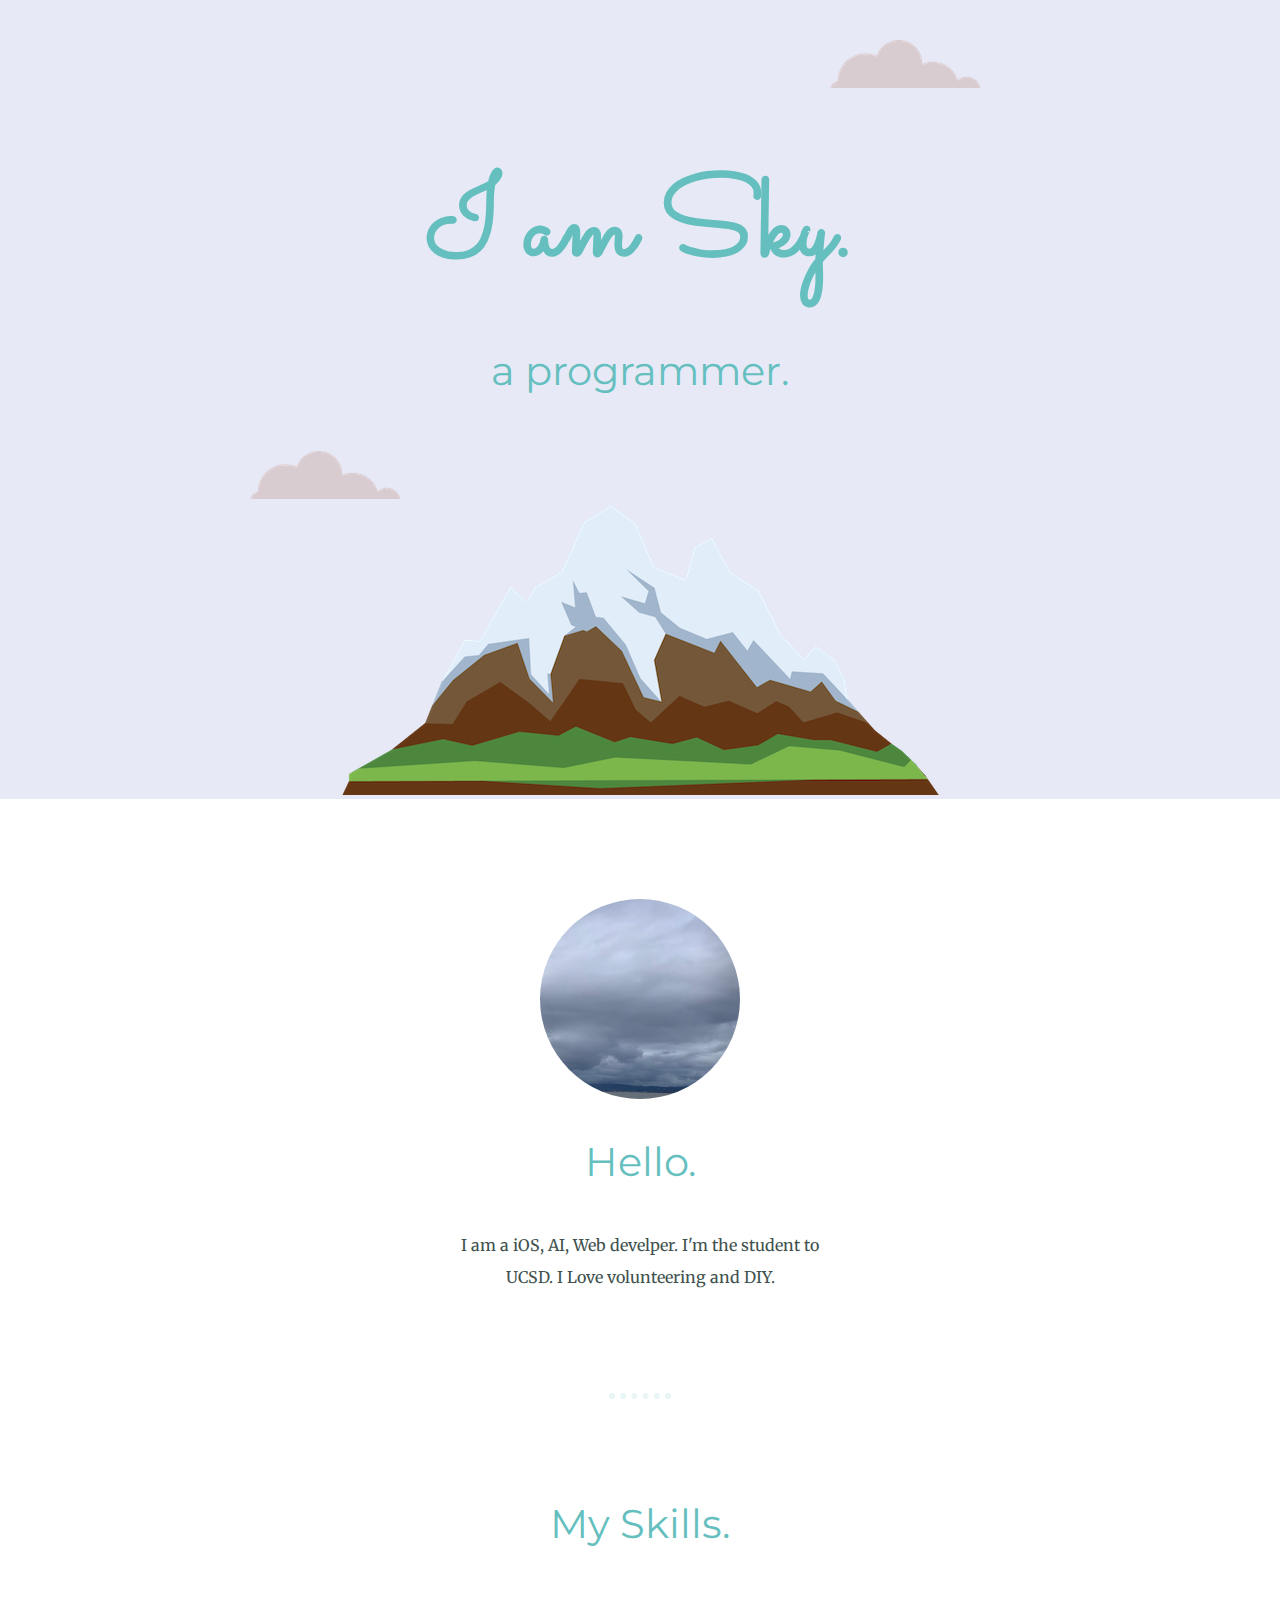
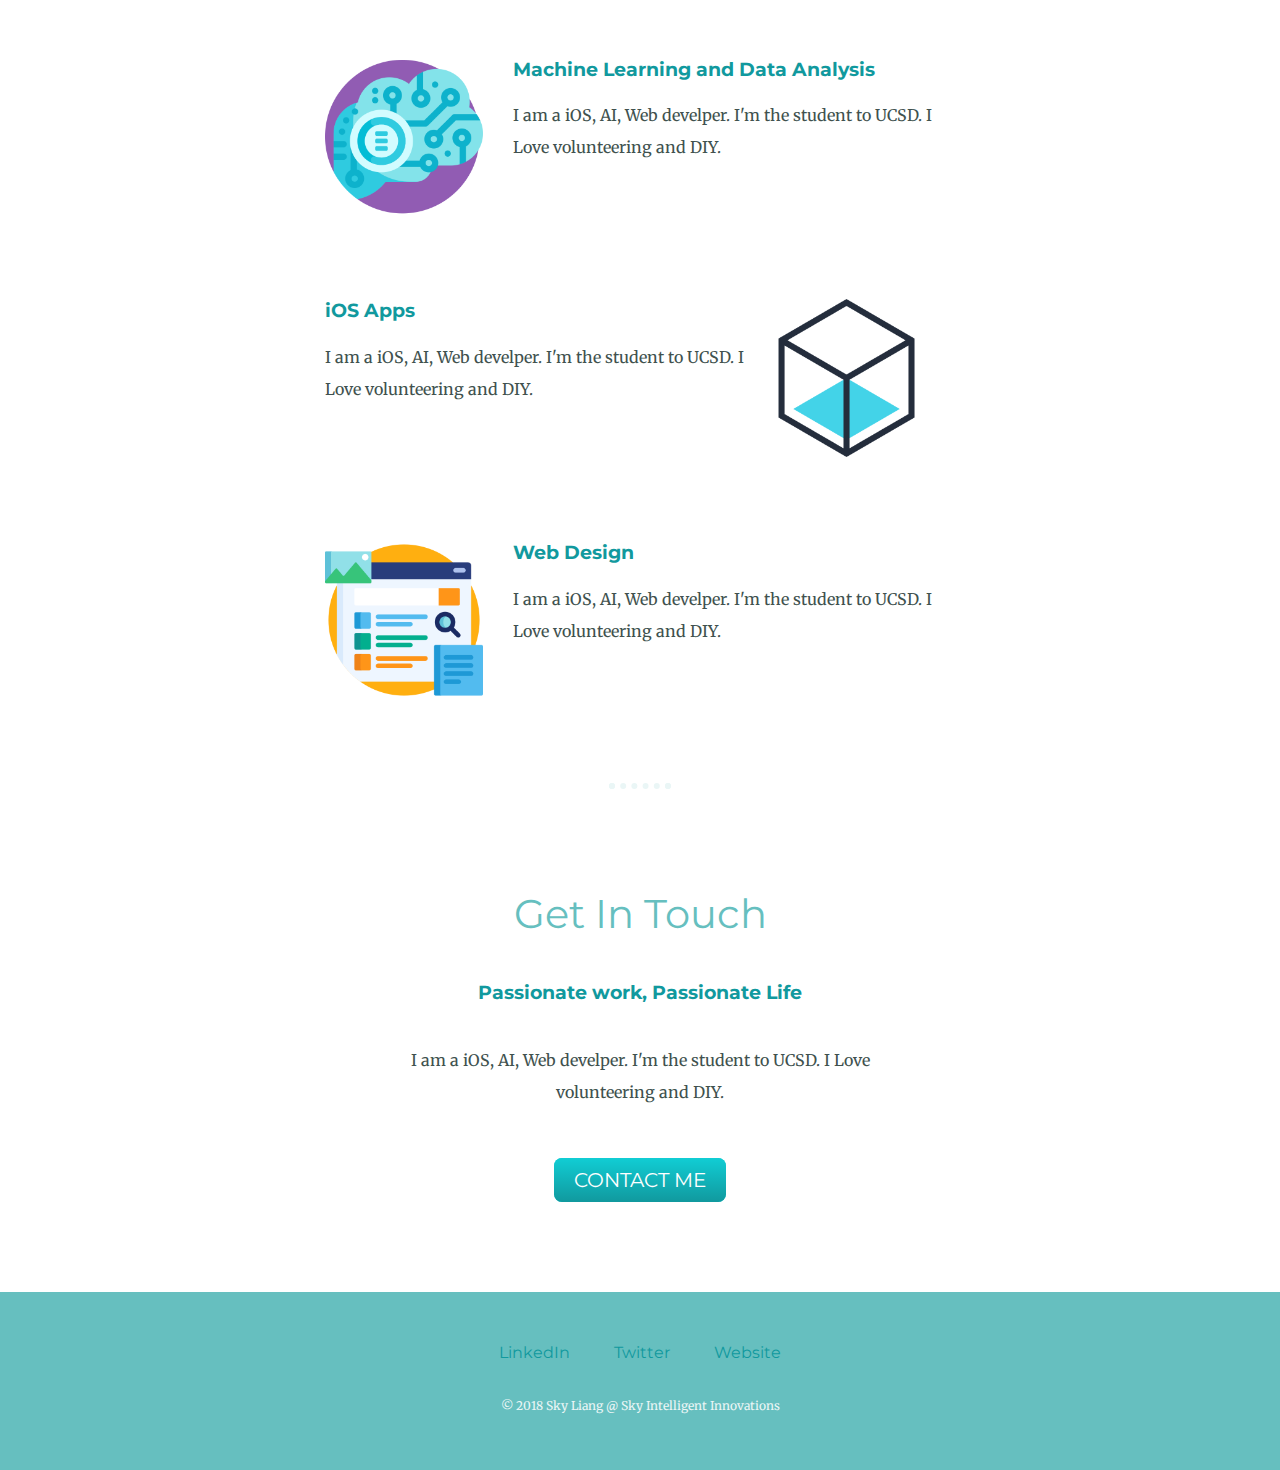
<file: index.html>
<!DOCTYPE html>
<html lang="en" dir="ltr">

<head>
  <meta charset="utf-8">
  <title>Sky Intelligent Innovations</title>
  <link rel="stylesheet" href="css/styles.css">
  <link rel="icon" href="favicon.ico">
  <link href="https://fonts.googleapis.com/css?family=Merriweather|Montserrat|Sacramento" rel="stylesheet">
</head>

<body>

  <!-- inline element <span> <img> <a href="#"> ****/-->

  <div class="top-container">
    <img class="top-cloud" src="images/cloud.png" alt="cloud-img">
    <h1>I am Sky.</h1>
    <h2>a programmer.</h2>
    <img class="bottom-cloud" src="images/cloud.png" alt="cloud-img">
    <img src="images/mountain.png" alt="moutain-img">
  </div>

  <div class="middle-container">
    <div class="profile">
      <img class="personal" src="images/cloud.jpg" alt="cloud" height="200" width="200">
      <h2>Hello.</h2>
      <p class="intro">I am a iOS, AI, Web develper. I'm the student to UCSD.
        I Love volunteering and DIY.
      </p>
    </div>
    <hr>
    <div class="skills">
      <h2>My Skills.</h2>
      <div class="skill-row">
        <img class="ai" src="images/ai.png" alt="ai-img">
        <h3>Machine Learning and Data Analysis</h3>
        <p>I am a iOS, AI, Web develper. I'm the student to UCSD.
          I Love volunteering and DIY.</p>
      </div>
      <div class="skill-row">
        <img class="cube" src="images/cube.png" alt="cube-img">
        <h3>iOS Apps</h3>
        <p>I am a iOS, AI, Web develper. I'm the student to UCSD.
          I Love volunteering and DIY.</p>
      </div>
      <div class="skill-row">
        <img class="web" src="images/web.png" alt="web-img">
        <h3>Web Design</h3>
        <p class="skill-description">I am a iOS, AI, Web develper. I'm the student to UCSD.
          I Love volunteering and DIY.</p>
      </div>
    </div>
    <hr>
    <div class="contact-me">
      <h2>Get In Touch</h2>
      <h3>Passionate work, Passionate Life</h3>
      <p class="contact-message">I am a iOS, AI, Web develper. I'm the student to UCSD.
        I Love volunteering and DIY.</p>
      <a class="btn" href="mailto:sky.intelligent.innovations.com">CONTACT ME</a>
    </div>
  </div>


  <div class="bottom-container">
    <a class="footer-link" href="https://www.linkedin.com/">LinkedIn</a>
    <a class="footer-link" href="https://twitter.com/">Twitter</a>
    <a class="footer-link" href="https://www.google.com">Website</a>
    <p class="footer">© 2018 Sky Liang @ Sky Intelligent Innovations</p>
  </div>


</body>

</html>
</file>
<file: css/styles.css>
/*** Element Selector **************************************************/
body {
  color: #40514E;
  margin: 0;
  text-align: center;
  font-family: 'Merriweather', serif;
}

h1 {
  font-size: 7rem;
  margin: 50px auto 0 auto;
  font-family: 'Sacramento', cursive;
  color: #66BFBF;
  /** 100% == 16px == 1em**/
  /** use rem for font-size won't be change by others**/
}

h2 {
  font-family: 'Montserrat', sans-serif;
  font-size: 2.5rem;
  color: #66BFBF;
  font-weight: normal;
  padding-bottom: 10px;
}

h3 {
  font-family: 'Montserrat', sans-serif;
  color: #11999E;
}

a {
  color: #11999E;
  font-family: 'Montserrat', sans-serif;
  margin: 10px 20px;
  text-decoration: none;
}

a:hover{
  color: #EAEAF6;
}

hr {
  border: dotted #EAF6F6 6px;
  border-bottom: None;
  width: 4%;
  margin: 100px auto;
}

p {
  line-height: 2;
}

/**
font-family: 'Sacramento', cursive;
font-family: 'Merriweather', serif;
font-family: 'Montserrat', sans-serif;

**/
/*** Class Selector ****************************************************/
.bottom-cloud {
  position: absolute;
  left: 250px;
  bottom: 300px;
}

.bottom-container {
  background-color: #66BFBF;
  padding: 50px 0 20px;
}

.middle-container {
  padding: 100px 10px;
}

.top-container {
  background-color: #E7EAF6;
  padding-top: 100px;
  position: relative;
}

.top-cloud {
  position: absolute;
  right: 300px;
  top: 40px;
}

.personal {
  border-radius: 100%;
}

.ai {
  width: 25%;
  float: left;
  margin-right: 30px;
}

.cube {
  width: 25%;
  float: right;
  margin-right: 30px;
}

.web {
  width: 25%;
  float: left;
  margin-right: 30px;
}

.skill-row {
  width: 50%;
  margin: 100px auto;
  padding-bottom: 20px;
  text-align: left;
}

.footer {
  color: #EAF6F6;
  font-size: 0.75rem;
  padding: 20px 0;
}

.intro {
  width: 30%;
  margin: auto;
}

.contact-message {
  width: 40%;
  margin: 40px auto 60px;
}

.btn {
  background: #11cdd4;
  background-image: -webkit-linear-gradient(top, #11cdd4, #11999e);
  background-image: -moz-linear-gradient(top, #11cdd4, #11999e);
  background-image: -ms-linear-gradient(top, #11cdd4, #11999e);
  background-image: -o-linear-gradient(top, #11cdd4, #11999e);
  background-image: linear-gradient(to bottom, #11cdd4, #11999e);
  -webkit-border-radius: 8;
  -moz-border-radius: 8;
  border-radius: 8px;
  font-family: 'Montserrat', sans-serif;
  color: #ffffff;
  font-size: 20px;
  padding: 10px 20px 10px 20px;
  text-decoration: none;
}

.btn:hover {
  background: #30e3cb;
  background-image: -webkit-linear-gradient(top, #30e3cb, #2bc4ad);
  background-image: -moz-linear-gradient(top, #30e3cb, #2bc4ad);
  background-image: -ms-linear-gradient(top, #30e3cb, #2bc4ad);
  background-image: -o-linear-gradient(top, #30e3cb, #2bc4ad);
  background-image: linear-gradient(to bottom, #30e3cb, #2bc4ad);
  text-decoration: none;
}

/*** Id Slector ********************************************************/
</file>
